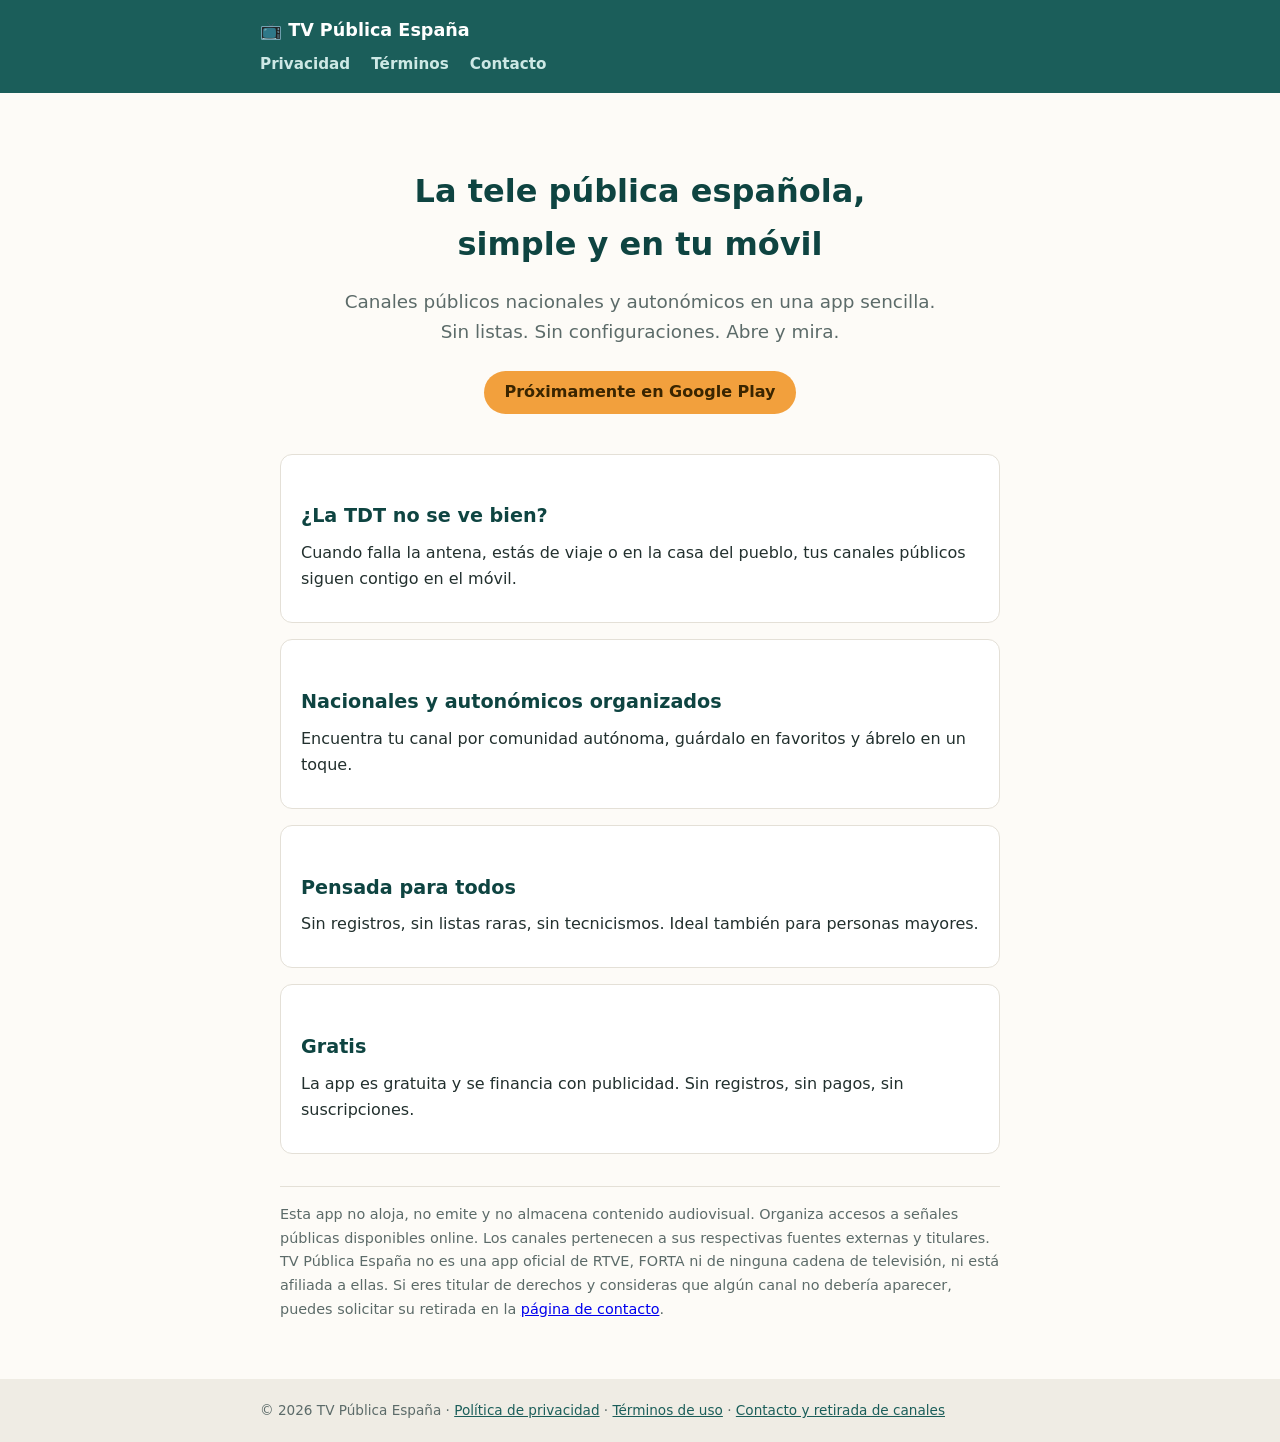
<file: index.html>
<!DOCTYPE html>
<html lang="es">
<head>
  <meta charset="utf-8">
  <meta name="viewport" content="width=device-width, initial-scale=1">
  <title>TV Pública España — La tele pública española, simple y en tu móvil</title>
  <meta name="description" content="App Android para ver canales públicos españoles en directo: nacionales y autonómicos, sin listas ni configuraciones. Ideal si la TDT no se ve bien o no tienes antena.">
  <link rel="stylesheet" href="estilo.css">
</head>
<body>
  <header>
    <div class="wrap">
      <a href="index.html">📺 TV Pública España</a>
      <nav>
        <a href="privacidad.html">Privacidad</a>
        <a href="terminos.html">Términos</a>
        <a href="contacto.html">Contacto</a>
      </nav>
    </div>
  </header>
  <main>
    <div class="hero">
      <h1>La tele pública española,<br>simple y en tu móvil</h1>
      <p class="lead">Canales públicos nacionales y autonómicos en una app sencilla.<br>Sin listas. Sin configuraciones. Abre y mira.</p>
      <span class="badge">Próximamente en Google Play</span>
    </div>

    <div class="card">
      <h2>¿La TDT no se ve bien?</h2>
      <p>Cuando falla la antena, estás de viaje o en la casa del pueblo, tus canales públicos siguen contigo en el móvil.</p>
    </div>
    <div class="card">
      <h2>Nacionales y autonómicos organizados</h2>
      <p>Encuentra tu canal por comunidad autónoma, guárdalo en favoritos y ábrelo en un toque.</p>
    </div>
    <div class="card">
      <h2>Pensada para todos</h2>
      <p>Sin registros, sin listas raras, sin tecnicismos. Ideal también para personas mayores.</p>
    </div>
    <div class="card">
      <h2>Gratis</h2>
      <p>La app es gratuita y se financia con publicidad. Sin registros, sin pagos, sin suscripciones.</p>
    </div>

    <p class="disclaimer">
      Esta app no aloja, no emite y no almacena contenido audiovisual. Organiza accesos a señales
      públicas disponibles online. Los canales pertenecen a sus respectivas fuentes externas y
      titulares. TV Pública España no es una app oficial de RTVE, FORTA ni de ninguna cadena de
      televisión, ni está afiliada a ellas. Si eres titular de derechos y consideras que algún canal
      no debería aparecer, puedes solicitar su retirada en la <a href="contacto.html">página de contacto</a>.
    </p>
  </main>
  <footer>
    <div class="wrap">
      © 2026 TV Pública España ·
      <a href="privacidad.html">Política de privacidad</a> ·
      <a href="terminos.html">Términos de uso</a> ·
      <a href="contacto.html">Contacto y retirada de canales</a>
    </div>
  </footer>
</body>
</html>
</file>
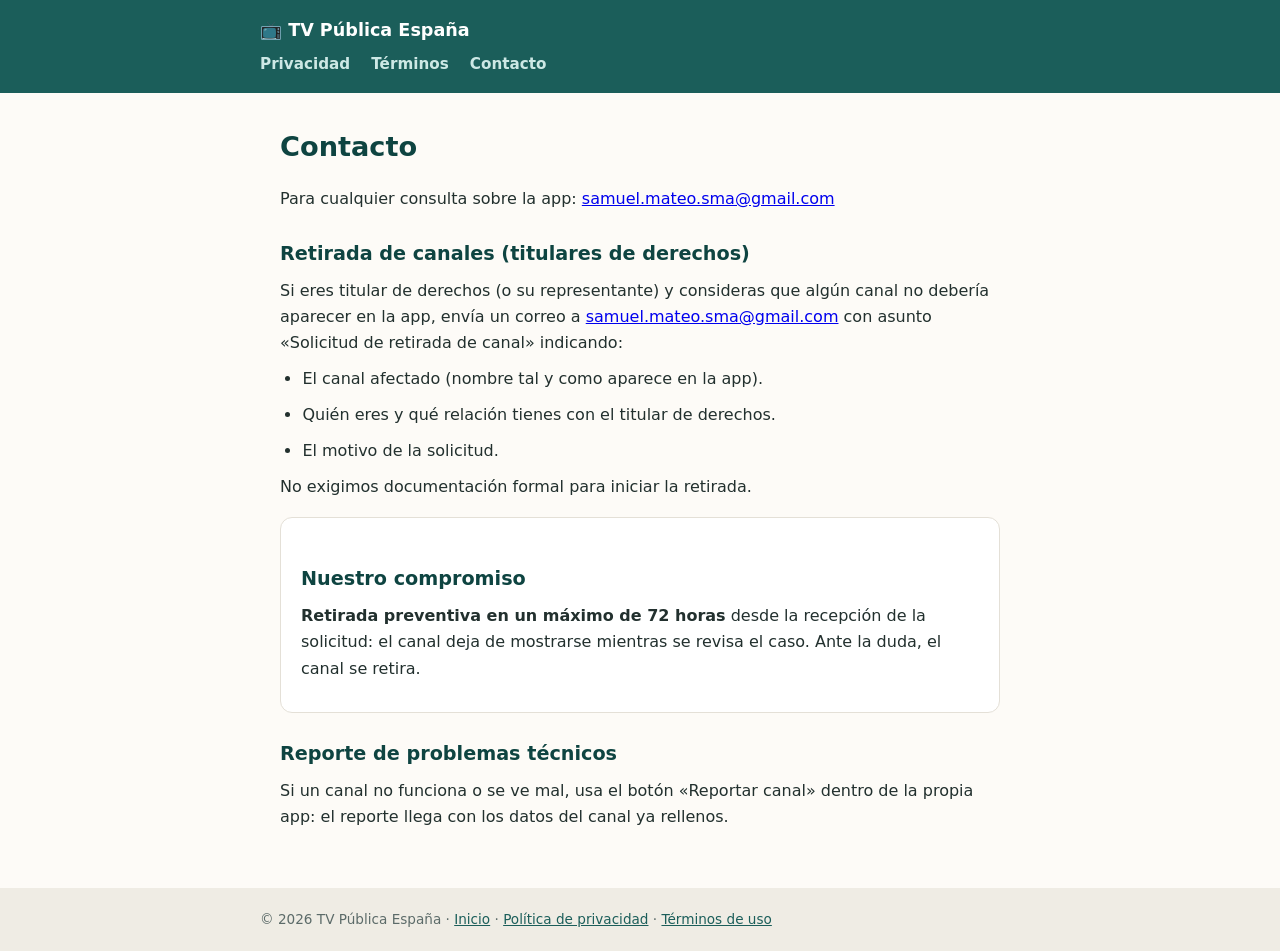
<file: contacto.html>
<!DOCTYPE html>
<html lang="es">
<head>
  <meta charset="utf-8">
  <meta name="viewport" content="width=device-width, initial-scale=1">
  <title>Contacto y retirada de canales — TV Pública España</title>
  <link rel="stylesheet" href="estilo.css">
</head>
<body>
  <header>
    <div class="wrap">
      <a href="index.html">📺 TV Pública España</a>
      <nav>
        <a href="privacidad.html">Privacidad</a>
        <a href="terminos.html">Términos</a>
        <a href="contacto.html">Contacto</a>
      </nav>
    </div>
  </header>
  <main>
    <h1>Contacto</h1>
    <p>Para cualquier consulta sobre la app:
    <a href="mailto:samuel.mateo.sma@gmail.com">samuel.mateo.sma@gmail.com</a></p>

    <h2>Retirada de canales (titulares de derechos)</h2>
    <p>Si eres titular de derechos (o su representante) y consideras que algún canal no debería
    aparecer en la app, envía un correo a
    <a href="mailto:samuel.mateo.sma@gmail.com?subject=Solicitud%20de%20retirada%20de%20canal">samuel.mateo.sma@gmail.com</a>
    con asunto «Solicitud de retirada de canal» indicando:</p>
    <ul>
      <li>El canal afectado (nombre tal y como aparece en la app).</li>
      <li>Quién eres y qué relación tienes con el titular de derechos.</li>
      <li>El motivo de la solicitud.</li>
    </ul>
    <p>No exigimos documentación formal para iniciar la retirada.</p>

    <div class="card">
      <h2>Nuestro compromiso</h2>
      <p><strong>Retirada preventiva en un máximo de 72 horas</strong> desde la recepción de la
      solicitud: el canal deja de mostrarse mientras se revisa el caso. Ante la duda, el canal se
      retira.</p>
    </div>

    <h2>Reporte de problemas técnicos</h2>
    <p>Si un canal no funciona o se ve mal, usa el botón «Reportar canal» dentro de la propia app:
    el reporte llega con los datos del canal ya rellenos.</p>
  </main>
  <footer>
    <div class="wrap">
      © 2026 TV Pública España ·
      <a href="index.html">Inicio</a> ·
      <a href="privacidad.html">Política de privacidad</a> ·
      <a href="terminos.html">Términos de uso</a>
    </div>
  </footer>
</body>
</html>
</file>
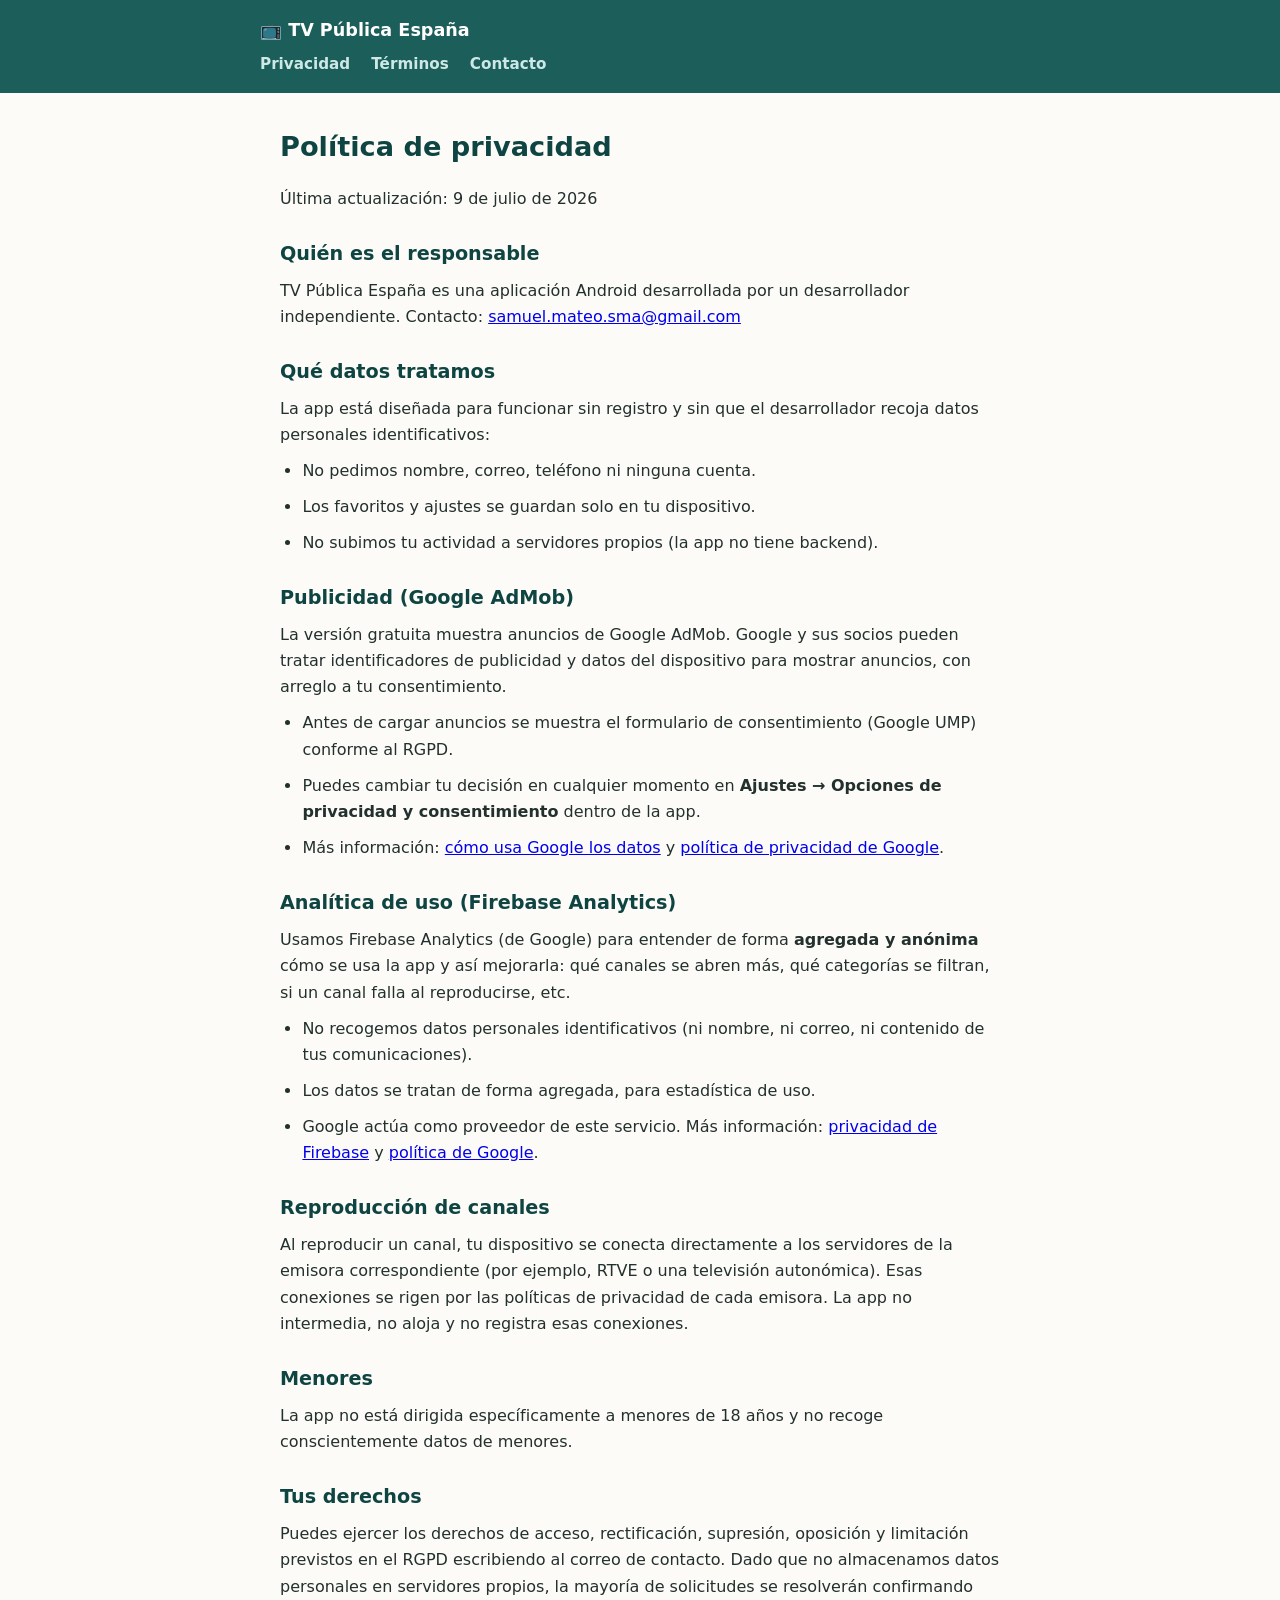
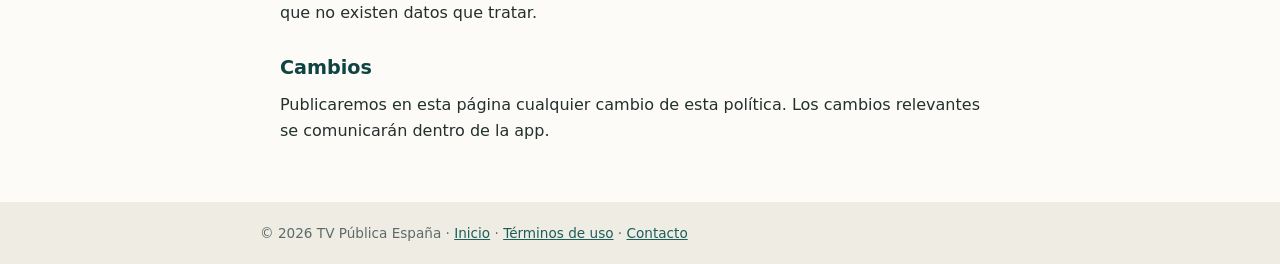
<file: privacidad.html>
<!DOCTYPE html>
<html lang="es">
<head>
  <meta charset="utf-8">
  <meta name="viewport" content="width=device-width, initial-scale=1">
  <title>Política de privacidad — TV Pública España</title>
  <link rel="stylesheet" href="estilo.css">
</head>
<body>
  <header>
    <div class="wrap">
      <a href="index.html">📺 TV Pública España</a>
      <nav>
        <a href="privacidad.html">Privacidad</a>
        <a href="terminos.html">Términos</a>
        <a href="contacto.html">Contacto</a>
      </nav>
    </div>
  </header>
  <main>
    <h1>Política de privacidad</h1>
    <p>Última actualización: 9 de julio de 2026</p>

    <h2>Quién es el responsable</h2>
    <p>TV Pública España es una aplicación Android desarrollada por un desarrollador independiente.
    Contacto: <a href="mailto:samuel.mateo.sma@gmail.com">samuel.mateo.sma@gmail.com</a></p>

    <h2>Qué datos tratamos</h2>
    <p>La app está diseñada para funcionar sin registro y sin que el desarrollador recoja datos
    personales identificativos:</p>
    <ul>
      <li>No pedimos nombre, correo, teléfono ni ninguna cuenta.</li>
      <li>Los favoritos y ajustes se guardan solo en tu dispositivo.</li>
      <li>No subimos tu actividad a servidores propios (la app no tiene backend).</li>
    </ul>

    <h2>Publicidad (Google AdMob)</h2>
    <p>La versión gratuita muestra anuncios de Google AdMob. Google y sus socios pueden tratar
    identificadores de publicidad y datos del dispositivo para mostrar anuncios, con arreglo a tu
    consentimiento.</p>
    <ul>
      <li>Antes de cargar anuncios se muestra el formulario de consentimiento (Google UMP)
      conforme al RGPD.</li>
      <li>Puedes cambiar tu decisión en cualquier momento en
      <strong>Ajustes → Opciones de privacidad y consentimiento</strong> dentro de la app.</li>
      <li>Más información:
      <a href="https://policies.google.com/technologies/partner-sites">cómo usa Google los datos</a> y
      <a href="https://policies.google.com/privacy">política de privacidad de Google</a>.</li>
    </ul>
    <h2>Analítica de uso (Firebase Analytics)</h2>
    <p>Usamos Firebase Analytics (de Google) para entender de forma
    <strong>agregada y anónima</strong> cómo se usa la app y así mejorarla: qué
    canales se abren más, qué categorías se filtran, si un canal falla al
    reproducirse, etc.</p>
    <ul>
      <li>No recogemos datos personales identificativos (ni nombre, ni correo, ni
      contenido de tus comunicaciones).</li>
      <li>Los datos se tratan de forma agregada, para estadística de uso.</li>
      <li>Google actúa como proveedor de este servicio. Más información:
      <a href="https://firebase.google.com/support/privacy">privacidad de Firebase</a>
      y <a href="https://policies.google.com/privacy">política de Google</a>.</li>
    </ul>

    <h2>Reproducción de canales</h2>
    <p>Al reproducir un canal, tu dispositivo se conecta directamente a los servidores de la emisora
    correspondiente (por ejemplo, RTVE o una televisión autonómica). Esas conexiones se rigen por
    las políticas de privacidad de cada emisora. La app no intermedia, no aloja y no registra esas
    conexiones.</p>

    <h2>Menores</h2>
    <p>La app no está dirigida específicamente a menores de 18 años y no recoge conscientemente
    datos de menores.</p>

    <h2>Tus derechos</h2>
    <p>Puedes ejercer los derechos de acceso, rectificación, supresión, oposición y limitación
    previstos en el RGPD escribiendo al correo de contacto. Dado que no almacenamos datos personales
    en servidores propios, la mayoría de solicitudes se resolverán confirmando que no existen datos
    que tratar.</p>

    <h2>Cambios</h2>
    <p>Publicaremos en esta página cualquier cambio de esta política. Los cambios relevantes se
    comunicarán dentro de la app.</p>
  </main>
  <footer>
    <div class="wrap">
      © 2026 TV Pública España ·
      <a href="index.html">Inicio</a> ·
      <a href="terminos.html">Términos de uso</a> ·
      <a href="contacto.html">Contacto</a>
    </div>
  </footer>
</body>
</html>
</file>
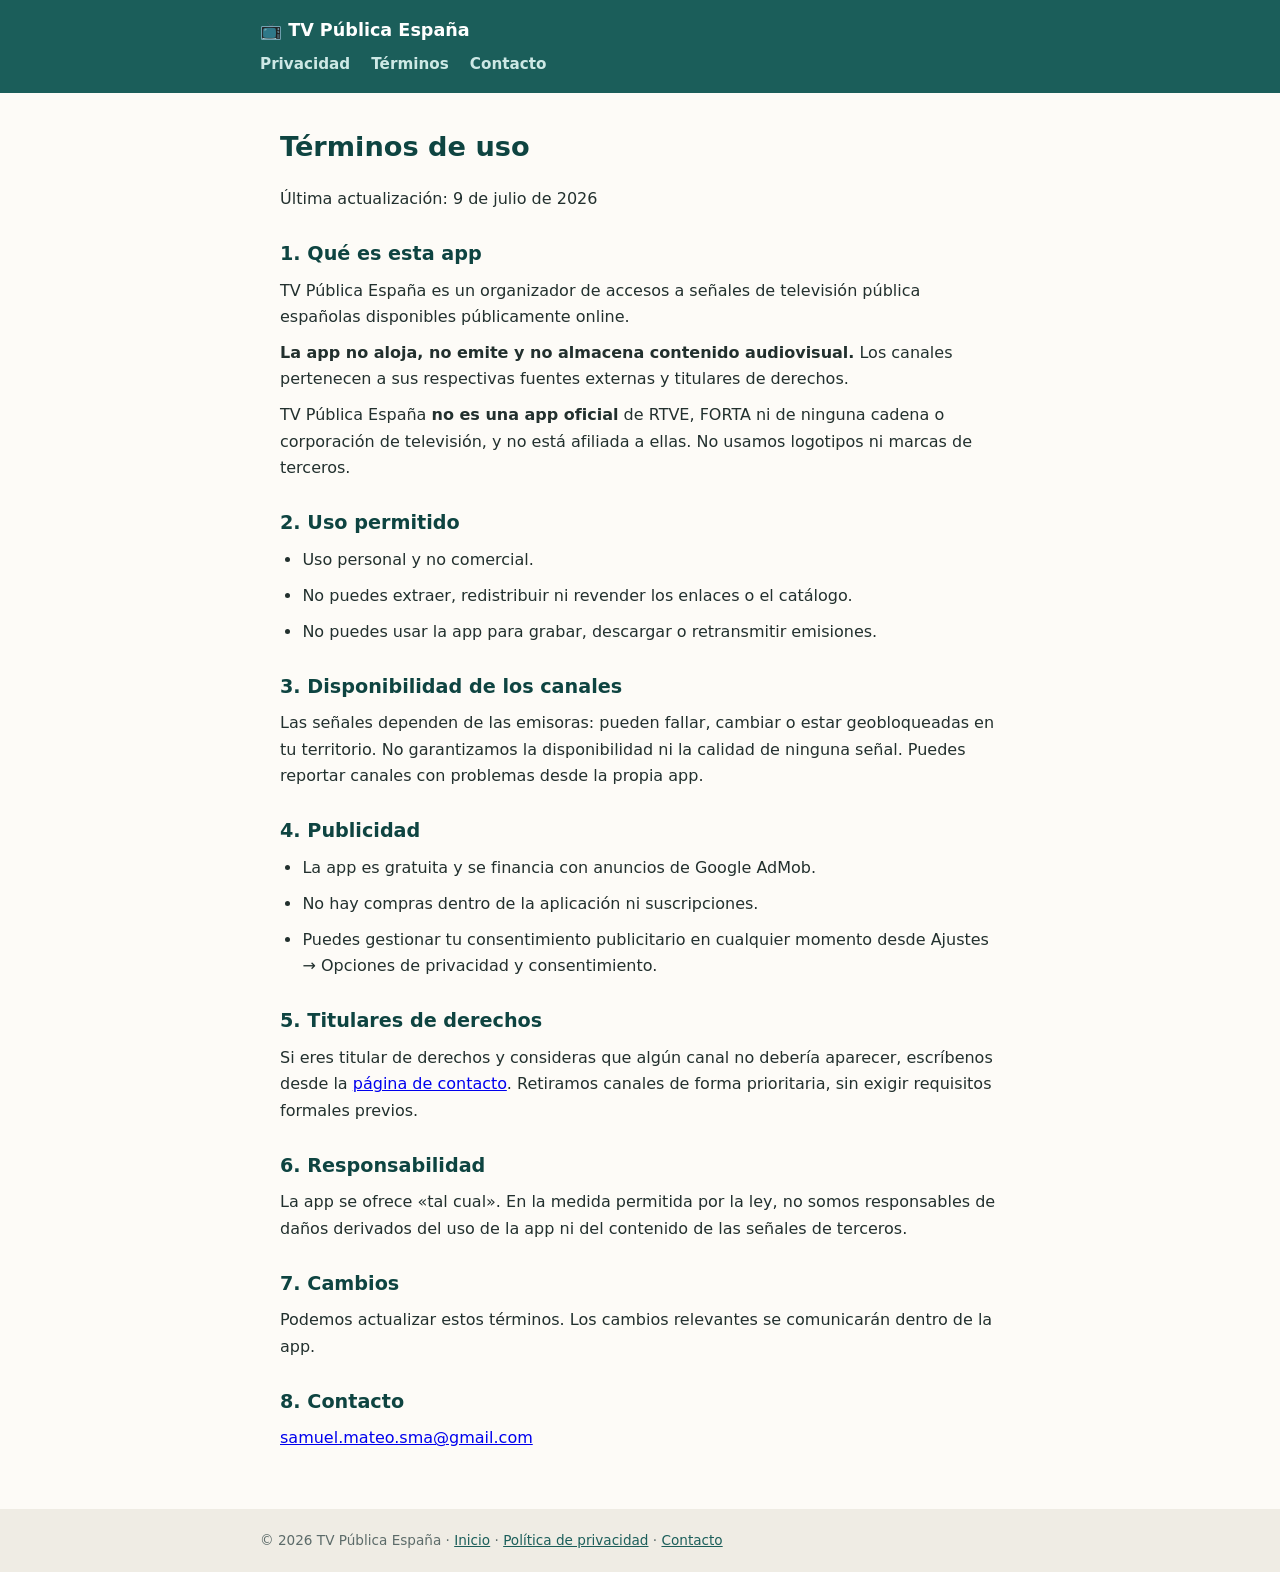
<file: terminos.html>
<!DOCTYPE html>
<html lang="es">
<head>
  <meta charset="utf-8">
  <meta name="viewport" content="width=device-width, initial-scale=1">
  <title>Términos de uso — TV Pública España</title>
  <link rel="stylesheet" href="estilo.css">
</head>
<body>
  <header>
    <div class="wrap">
      <a href="index.html">📺 TV Pública España</a>
      <nav>
        <a href="privacidad.html">Privacidad</a>
        <a href="terminos.html">Términos</a>
        <a href="contacto.html">Contacto</a>
      </nav>
    </div>
  </header>
  <main>
    <h1>Términos de uso</h1>
    <p>Última actualización: 9 de julio de 2026</p>

    <h2>1. Qué es esta app</h2>
    <p>TV Pública España es un organizador de accesos a señales de televisión pública españolas
    disponibles públicamente online.</p>
    <p><strong>La app no aloja, no emite y no almacena contenido audiovisual.</strong> Los canales
    pertenecen a sus respectivas fuentes externas y titulares de derechos.</p>
    <p>TV Pública España <strong>no es una app oficial</strong> de RTVE, FORTA ni de ninguna cadena
    o corporación de televisión, y no está afiliada a ellas. No usamos logotipos ni marcas de
    terceros.</p>

    <h2>2. Uso permitido</h2>
    <ul>
      <li>Uso personal y no comercial.</li>
      <li>No puedes extraer, redistribuir ni revender los enlaces o el catálogo.</li>
      <li>No puedes usar la app para grabar, descargar o retransmitir emisiones.</li>
    </ul>

    <h2>3. Disponibilidad de los canales</h2>
    <p>Las señales dependen de las emisoras: pueden fallar, cambiar o estar geobloqueadas en tu
    territorio. No garantizamos la disponibilidad ni la calidad de ninguna señal. Puedes reportar
    canales con problemas desde la propia app.</p>

    <h2>4. Publicidad</h2>
    <ul>
      <li>La app es gratuita y se financia con anuncios de Google AdMob.</li>
      <li>No hay compras dentro de la aplicación ni suscripciones.</li>
      <li>Puedes gestionar tu consentimiento publicitario en cualquier momento desde
      Ajustes → Opciones de privacidad y consentimiento.</li>
    </ul>

    <h2>5. Titulares de derechos</h2>
    <p>Si eres titular de derechos y consideras que algún canal no debería aparecer, escríbenos
    desde la <a href="contacto.html">página de contacto</a>. Retiramos canales de forma prioritaria,
    sin exigir requisitos formales previos.</p>

    <h2>6. Responsabilidad</h2>
    <p>La app se ofrece «tal cual». En la medida permitida por la ley, no somos responsables de
    daños derivados del uso de la app ni del contenido de las señales de terceros.</p>

    <h2>7. Cambios</h2>
    <p>Podemos actualizar estos términos. Los cambios relevantes se comunicarán dentro de la app.</p>

    <h2>8. Contacto</h2>
    <p><a href="mailto:samuel.mateo.sma@gmail.com">samuel.mateo.sma@gmail.com</a></p>
  </main>
  <footer>
    <div class="wrap">
      © 2026 TV Pública España ·
      <a href="index.html">Inicio</a> ·
      <a href="privacidad.html">Política de privacidad</a> ·
      <a href="contacto.html">Contacto</a>
    </div>
  </footer>
</body>
</html>
</file>
<file: estilo.css>
:root {
  --teal: #1b5e5a;
  --teal-dark: #0e4441;
  --amber: #f2a03d;
  --bg: #fdfbf7;
  --text: #22302e;
  --muted: #5c6b69;
}
* { box-sizing: border-box; margin: 0; padding: 0; }
body {
  font-family: system-ui, -apple-system, "Segoe UI", Roboto, sans-serif;
  background: var(--bg);
  color: var(--text);
  line-height: 1.65;
}
header {
  background: var(--teal);
  color: #fff;
  padding: 1rem 1.25rem;
}
header .wrap, main, footer .wrap {
  max-width: 760px;
  margin: 0 auto;
}
header a { color: #fff; text-decoration: none; font-weight: 700; font-size: 1.1rem; }
nav { margin-top: .35rem; }
nav a {
  color: #cde8e5;
  text-decoration: none;
  margin-right: 1rem;
  font-size: .95rem;
}
nav a:hover { color: #fff; text-decoration: underline; }
main { padding: 2rem 1.25rem 3rem; }
h1 { color: var(--teal-dark); font-size: 1.7rem; margin-bottom: 1rem; }
h2 { color: var(--teal-dark); font-size: 1.2rem; margin: 1.6rem 0 .5rem; }
p, li { margin-bottom: .6rem; }
ul { padding-left: 1.4rem; }
.hero { text-align: center; padding: 2.5rem 0 1.5rem; }
.hero h1 { font-size: 2rem; }
.hero p.lead { font-size: 1.15rem; color: var(--muted); margin: .75rem 0 1.5rem; }
.badge {
  display: inline-block;
  background: var(--amber);
  color: #3a2500;
  font-weight: 600;
  border-radius: 999px;
  padding: .5rem 1.25rem;
}
.card {
  background: #fff;
  border: 1px solid #e4e0d7;
  border-radius: 12px;
  padding: 1.25rem;
  margin: 1rem 0;
}
.disclaimer {
  font-size: .9rem;
  color: var(--muted);
  border-top: 1px solid #e4e0d7;
  margin-top: 2rem;
  padding-top: 1rem;
}
footer {
  background: #efece4;
  color: var(--muted);
  font-size: .85rem;
  padding: 1.25rem;
}
footer a { color: var(--teal); }
code { background: #eee9dd; padding: .1rem .35rem; border-radius: 4px; }
</file>
